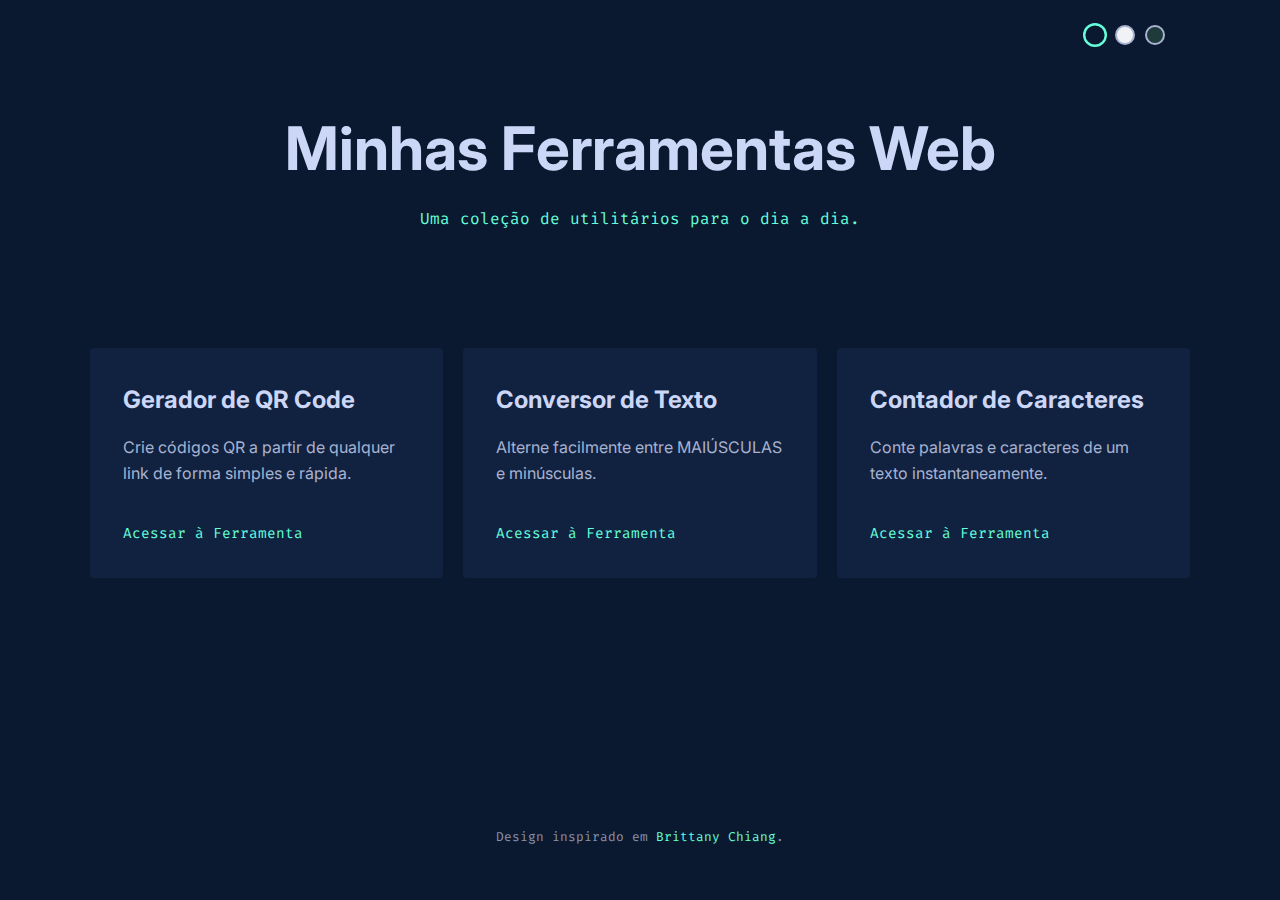
<file: Ferramentas/index.html>
<!DOCTYPE html>
<html lang="pt-br">
<head>
    <meta charset="UTF-8">
    <meta name="viewport" content="width=device-width, initial-scale=1.0">
    <title>Ferramentas Web</title>
    <link rel="shortcut icon" href="img/desenvolvedor.png" type="image/x-icon">
    <link rel="preconnect" href="https://fonts.googleapis.com">
    <link rel="preconnect" href="https://fonts.gstatic.com" crossorigin>
    <link href="https://fonts.googleapis.com/css2?family=Inter:wght@400;500;700&family=Fira+Code:wght@400;500&display=swap" rel="stylesheet">
    <style>
        :root {
            --dark-navy: #020c1b;
            --navy: #0a192f;
            --light-navy: #112240;
            --lightest-navy: #233554;
            --slate: #8892b0;
            --light-slate: #a8b2d1;
            --lightest-slate: #ccd6f6;
            --white: #e6f1ff;
            --green: #64ffda;
            --font-sans: 'Inter', sans-serif;
            --font-mono: 'Fira Code', monospace;
        }

        body[data-theme="light"] {
            --navy: #f0f2f5;
            --light-navy: #ffffff;
            --dark-navy: #e2e8f0;
            --lightest-navy: #ffffff;
            --slate: #4a5568;
            --light-slate: #2d3748;
            --lightest-slate: #1a202c;
            --green: #3182ce;
        }

        body[data-theme="forest"] {
            --navy: #1a2a2a;
            --light-navy: #1e3a3a;
            --dark-navy: #121f1f;
            --lightest-navy: #294b4b;
            --slate: #a0b3b3;
            --light-slate: #c0d1d1;
            --lightest-slate: #e0f0f0;
            --green: #4fd1c5;
        }

        body {
            background-color: var(--navy);
            color: var(--slate);
            font-family: var(--font-sans);
            line-height: 1.6;
            margin: 0;
            padding: 0;
            -webkit-font-smoothing: antialiased;
            -moz-osx-font-smoothing: grayscale;
            transition: background-color 0.3s ease, color 0.3s ease;
        }

        .container {
            max-width: 1100px;
            margin: 0 auto;
            padding: 0 25px;
            display: flex;
            flex-direction: column;
            min-height: 100vh;
        }

        header {
            padding: 100px 0;
            text-align: center;
            position: relative;
        }

        header h1 {
            color: var(--lightest-slate);
            font-size: clamp(40px, 5vw, 60px);
            font-weight: 700;
            margin: 0 0 10px;
            transition: color 0.3s ease;
        }

        .subtitle {
            color: var(--green);
            font-family: var(--font-mono);
            font-size: clamp(14px, 3vw, 16px);
            margin-top: 10px;
            transition: color 0.3s ease;
        }

        .theme-switcher {
            position: absolute;
            top: 25px;
            right: 25px;
            display: flex;
            gap: 10px;
        }

        .theme-button {
            width: 20px;
            height: 20px;
            border-radius: 50%;
            border: 2px solid var(--light-slate);
            cursor: pointer;
            padding: 0;
            transition: transform 0.2s ease, border-color 0.2s ease;
        }

        .theme-button:hover {
            transform: scale(1.1);
        }

        .theme-button.active {
            border-color: var(--green);
            transform: scale(1.2);
        }

        .theme-button[data-theme="navy"] { background-color: #0a192f; }
        .theme-button[data-theme="light"] { background-color: #f0f2f5; }
        .theme-button[data-theme="forest"] { background-color: #1e3a3a; }

        main {
            flex: 1;
        }

        .tools-grid {
            display: grid;
            grid-template-columns: repeat(auto-fill, minmax(300px, 1fr));
            gap: 20px;
            padding: 0;
            margin: 0 0 50px;
        }

        .tool-card {
            background-color: var(--light-navy);
            border-radius: 4px;
            padding: 2rem;
            text-decoration: none;
            color: inherit;
            transition: transform 0.2s ease-in-out, box-shadow 0.2s ease-in-out, border-color 0.2s ease-in-out, background-color 0.3s ease;
            display: flex;
            flex-direction: column;
            justify-content: space-between;
            border: 1px solid transparent;
        }

        .tool-card:hover,
        .tool-card:focus {
            transform: translateY(-7px);
            box-shadow: 0 10px 30px -15px rgba(2, 12, 27, 0.7);
            border-left: 2px solid var(--green);
            outline: none;
        }

        .tool-title {
            color: var(--lightest-slate);
            font-size: 1.5rem;
            margin: 0 0 10px;
            font-weight: 700;
            transition: color 0.3s ease;
        }

        .tool-description {
            font-size: 1rem;
            color: var(--light-slate);
            transition: color 0.3s ease;
        }

        .tool-footer {
            margin-top: 20px;
            font-family: var(--font-mono);
            font-size: 0.9rem;
            color: var(--green);
            transition: color 0.3s ease;
        }

        footer {
            text-align: center;
            padding: 40px 0;
            font-family: var(--font-mono);
            font-size: 0.8rem;
            color: var(--slate);
        }

        footer a {
            color: var(--green);
            text-decoration: none;
            transition: color 0.2s ease-in-out;
        }

        footer a:hover {
            color: var(--white);
        }

        @media (max-width: 768px) {
            .container {
                padding: 0 15px;
            }
            
            header {
                padding: 80px 0;
            }

            .theme-switcher {
                top: 15px;
                right: 15px;
            }
        }
    </style>
</head>
<body data-theme="navy">
    <div class="container">
        <header>
            <div class="theme-switcher">
                <button data-theme="navy" class="theme-button" aria-label="Mudar para tema Navy"></button>
                <button data-theme="light" class="theme-button" aria-label="Mudar para tema Claro"></button>
                <button data-theme="forest" class="theme-button" aria-label="Mudar para tema Floresta"></button>
            </div>
            <h1>Minhas Ferramentas Web</h1>
            <p class="subtitle">Uma coleção de utilitários para o dia a dia.</p>
        </header>

        <main>
            <section class="tools-grid">
                <a href="./geradorqrcode/index.html" target="_blank" class="tool-card" aria-label="Aceder ao Gerador de QR Code">
                    <div class="tool-content">
                        <h3 class="tool-title">Gerador de QR Code</h3>
                        <p class="tool-description">Crie códigos QR a partir de qualquer link de forma simples e rápida.</p>
                    </div>
                    <div class="tool-footer">
                        <span>Acessar à Ferramenta</span>
                    </div>
                </a>

                <a href="./formatacaotexto/index.html" target="_blank" class="tool-card" aria-label="Aceder ao Conversor de Texto">
                    <div class="tool-content">
                        <h3 class="tool-title">Conversor de Texto</h3>
                        <p class="tool-description">Alterne facilmente entre MAIÚSCULAS e minúsculas.</p>
                    </div>
                    <div class="tool-footer">
                        <span>Acessar à Ferramenta</span>
                    </div>
                </a>

                <a href="./contadorcaracteres/index.html" target="_blank" class="tool-card" aria-label="Aceder ao Contador de Caracteres">
                    <div class="tool-content">
                        <h3 class="tool-title">Contador de Caracteres</h3>
                        <p class="tool-description">Conte palavras e caracteres de um texto instantaneamente.</p>
                    </div>
                    <div class="tool-footer">
                        <span>Acessar à Ferramenta</span>
                    </div>
                </a> 

            </section>
        </main>

        <footer>
            <p>Design inspirado em <a href="https://brittanychiang.com/" target="_blank" rel="noopener noreferrer">Brittany Chiang</a>.</p>
        </footer>
    </div>

    <script>
        document.addEventListener('DOMContentLoaded', () => {
            const themeButtons = document.querySelectorAll('.theme-button');
            const body = document.body;

            const setTheme = (themeName) => {
                body.setAttribute('data-theme', themeName);
                
                themeButtons.forEach(btn => {
                    if (btn.getAttribute('data-theme') === themeName) {
                        btn.classList.add('active');
                    } else {
                        btn.classList.remove('active');
                    }
                });
            };

            themeButtons.forEach(button => {
                button.addEventListener('click', () => {
                    const themeName = button.getAttribute('data-theme');
                    setTheme(themeName);
                });
            });

            const initialTheme = body.getAttribute('data-theme');
            if (initialTheme) {
                const activeButton = document.querySelector(`.theme-button[data-theme="${initialTheme}"]`);
                if (activeButton) {
                    activeButton.classList.add('active');
                }
            }
        });
    </script>
</body>
</html>
</file>
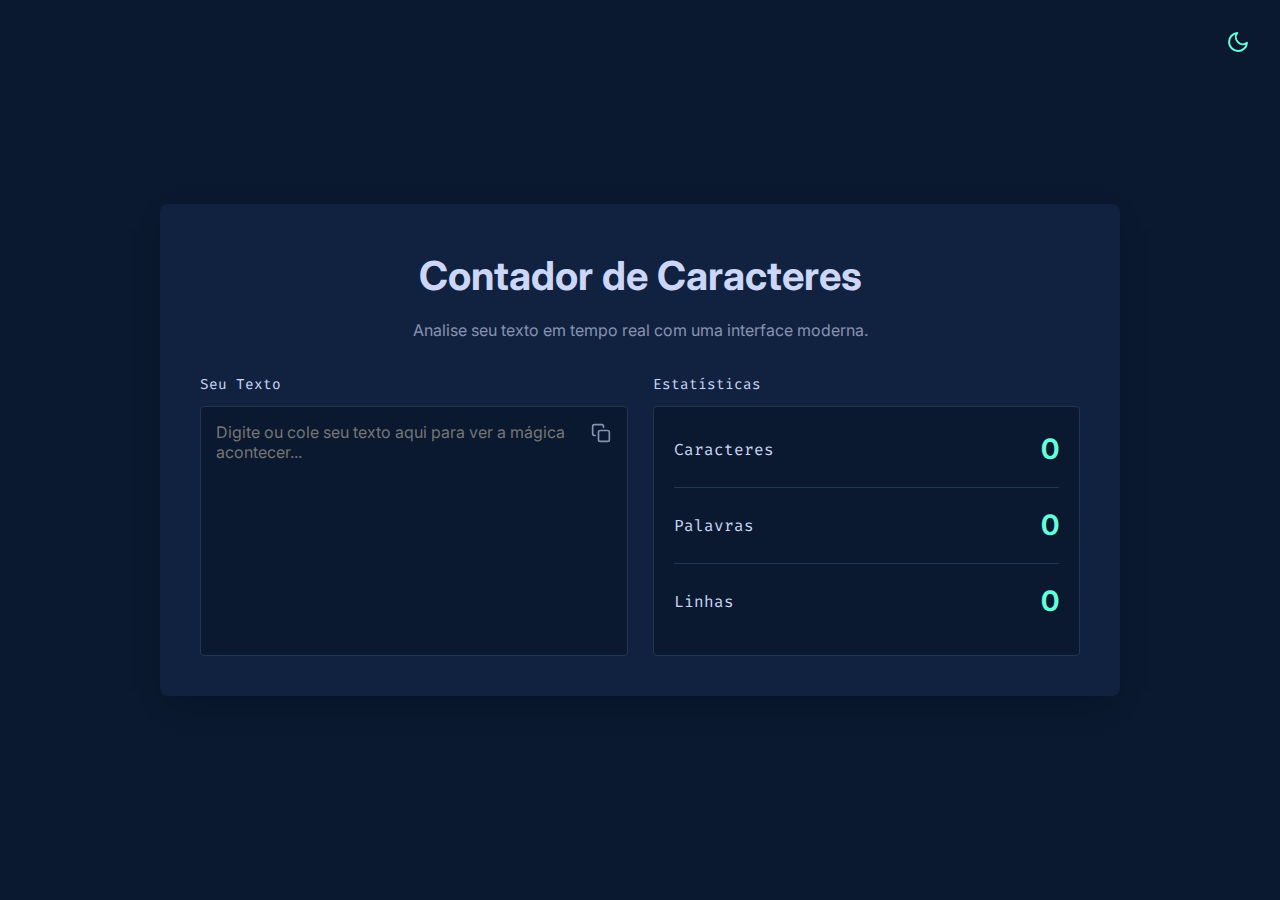
<file: Ferramentas/contadorcaracteres/index.html>
<!DOCTYPE html>
<html lang="pt-br">
<head>
    <meta charset="UTF-8">
    <meta name="viewport" content="width=device-width, initial-scale=1.0">
    <title>Contador de Caracteres | Design Moderno</title>
    <link rel="shortcut icon" href="../img/desenvolvedor.png" type="image/x-icon">
    <link rel="preconnect" href="https://fonts.googleapis.com">
    <link rel="preconnect" href="https://fonts.gstatic.com" crossorigin>
    <link href="https://fonts.googleapis.com/css2?family=Fira+Code&family=Inter:wght@400;500;700&display=swap" rel="stylesheet">
    
    <style>
        :root {
            --bg-color: #0a192f;
            --text-color-primary: #ccd6f6;
            --text-color-secondary: #8892b0;
            --accent-color: #64ffda;
            --card-bg-color: #112240;
            --border-color: #233554;
            --font-sans: 'Inter', sans-serif;
            --font-mono: 'Fira Code', monospace;
        }

        body.light-theme {
            --bg-color: #f0f2f5;
            --text-color-primary: #1c1e21;
            --text-color-secondary: #606770;
            --accent-color: #007bff;
            --card-bg-color: #ffffff;
            --border-color: #dce1e4;
        }

        * {
            margin: 0;
            padding: 0;
            box-sizing: border-box;
        }

        body {
            background-color: var(--bg-color);
            color: var(--text-color-secondary);
            font-family: var(--font-sans);
            line-height: 1.6;
            display: flex;
            justify-content: center;
            align-items: center;
            min-height: 100vh;
            padding: 20px;
            transition: background-color 0.3s, color 0.3s;
        }

        .container {
            width: 100%;
            max-width: 960px;
            padding: 40px;
            background-color: var(--card-bg-color);
            border-radius: 8px;
            box-shadow: 0 10px 30px -15px rgba(2,12,27,0.7);
            transition: background-color 0.3s;
        }

        .header {
            text-align: center;
            margin-bottom: 30px;
        }

        .header h1 {
            color: var(--text-color-primary);
            font-size: 2.5rem;
            font-weight: 700;
            margin-bottom: 10px;
        }

        .header p {
            font-size: 1rem;
        }

        .content-wrapper {
            display: flex;
            gap: 25px;
        }

        .input-area, .stats-area {
            flex: 1;
            display: flex;
            flex-direction: column;
        }

        label {
            display: block;
            margin-bottom: 10px;
            color: var(--text-color-primary);
            font-family: var(--font-mono);
            font-size: 0.9rem;
        }

        .input-wrapper {
            position: relative;
            flex-grow: 1;
            display: flex;
        }

        textarea {
            width: 100%;
            height: 100%;
            min-height: 250px;
            background-color: var(--bg-color);
            border: 1px solid var(--border-color);
            border-radius: 4px;
            padding: 15px;
            color: var(--text-color-primary);
            font-family: var(--font-sans);
            font-size: 1rem;
            transition: border-color 0.3s, background-color 0.3s;
            resize: none;
        }

        textarea:focus {
            outline: none;
            border-color: var(--accent-color);
        }

        .stats-display {
            display: flex;
            flex-direction: column;
            gap: 15px;
            background-color: var(--bg-color);
            border: 1px solid var(--border-color);
            border-radius: 4px;
            padding: 20px;
            height: 100%;
        }
        
        .stat-item {
            display: flex;
            justify-content: space-between;
            align-items: center;
            padding-bottom: 15px;
            border-bottom: 1px solid var(--border-color);
        }
        .stat-item:last-child {
            border-bottom: none;
            padding-bottom: 0;
        }

        .stat-item .label {
            font-family: var(--font-mono);
            font-size: 1rem;
            color: var(--text-color-primary);
        }

        .stat-item .value {
            font-size: 1.75rem;
            font-weight: bold;
            color: var(--accent-color);
            font-family: var(--font-sans);
        }


        .icon-btn {
            position: absolute;
            top: 12px;
            right: 12px;
            background: none;
            border: none;
            cursor: pointer;
            color: var(--text-color-secondary);
            padding: 5px;
            border-radius: 50%;
            transition: color 0.3s, background-color 0.3s;
        }

        .icon-btn:hover {
            color: var(--accent-color);
            background-color: rgba(100, 255, 218, 0.1);
        }

        .theme-toggle {
            position: fixed;
            top: 25px;
            right: 25px;
            background: none;
            border: none;
            color: var(--accent-color);
            cursor: pointer;
            padding: 5px;
        }

        .toast {
            visibility: hidden;
            min-width: 280px;
            background-color: var(--card-bg-color);
            color: var(--text-color-primary);
            text-align: center;
            border-radius: 4px;
            padding: 16px;
            position: fixed;
            z-index: 10;
            bottom: 30px;
            left: 50%;
            transform: translateX(-50%);
            opacity: 0;
            transition: opacity 0.5s, visibility 0.5s;
            border: 1px solid var(--border-color);
            font-family: var(--font-mono);
        }

        .toast.show {
            visibility: visible;
            opacity: 1;
        }

        @media (max-width: 768px) {
            body { padding: 10px; }
            .container { padding: 20px; }
            .header h1 { font-size: 2rem; }
            .content-wrapper { flex-direction: column; }
            textarea { min-height: 200px; }
        }
    </style>
</head>
<body>

    <button id="theme-toggle" class="theme-toggle" title="Alternar tema">
        <svg id="theme-icon-moon" xmlns="http://www.w3.org/2000/svg" width="24" height="24" viewBox="0 0 24 24" fill="none" stroke="currentColor" stroke-width="2" stroke-linecap="round" stroke-linejoin="round"><path d="M21 12.79A9 9 0 1 1 11.21 3 7 7 0 0 0 21 12.79z"></path></svg>
        <svg id="theme-icon-sun" xmlns="http://www.w3.org/2000/svg" width="24" height="24" viewBox="0 0 24 24" fill="none" stroke="currentColor" stroke-width="2" stroke-linecap="round" stroke-linejoin="round" style="display: none;"><circle cx="12" cy="12" r="5"></circle><line x1="12" y1="1" x2="12" y2="3"></line><line x1="12" y1="21" x2="12" y2="23"></line><line x1="4.22" y1="4.22" x2="5.64" y2="5.64"></line><line x1="18.36" y1="18.36" x2="19.78" y2="19.78"></line><line x1="1" y1="12" x2="3" y2="12"></line><line x1="21" y1="12" x2="23" y2="12"></line><line x1="4.22" y1="19.78" x2="5.64" y2="18.36"></line><line x1="18.36" y1="5.64" x2="19.78" y2="4.22"></line></svg>
    </button>

    <main class="container">
        <header class="header">
            <h1>Contador de Caracteres</h1>
            <p>Analise seu texto em tempo real com uma interface moderna.</p>
        </header>

        <div class="content-wrapper">
            <div class="input-area">
                <label for="inputText">Seu Texto</label>
                <div class="input-wrapper">
                    <textarea id="inputText" placeholder="Digite ou cole seu texto aqui para ver a mágica acontecer..."></textarea>
                    <button id="copyInputBtn" class="icon-btn" title="Copiar texto de entrada">
                        <svg xmlns="http://www.w3.org/2000/svg" width="20" height="20" viewBox="0 0 24 24" fill="none" stroke="currentColor" stroke-width="2" stroke-linecap="round" stroke-linejoin="round"><rect x="9" y="9" width="13" height="13" rx="2" ry="2"></rect><path d="M5 15H4a2 2 0 0 1-2-2V4a2 2 0 0 1 2-2h9a2 2 0 0 1 2 2v1"></path></svg>
                    </button>
                </div>
            </div>

            <div class="stats-area">
                <label>Estatísticas</label>
                <div class="stats-display">
                    <div class="stat-item">
                        <span class="label">Caracteres</span>
                        <span id="char-count" class="value">0</span>
                    </div>
                    <div class="stat-item">
                        <span class="label">Palavras</span>
                        <span id="word-count" class="value">0</span>
                    </div>
                    <div class="stat-item">
                        <span class="label">Linhas</span>
                        <span id="line-count" class="value">0</span>
                    </div>
                </div>
            </div>
        </div>
    </main>

    <div id="toast" class="toast"></div>

    <script>
        document.addEventListener('DOMContentLoaded', () => {
            const inputText = document.getElementById('inputText');
            const charCountEl = document.getElementById('char-count');
            const wordCountEl = document.getElementById('word-count');
            const lineCountEl = document.getElementById('line-count');
            
            const copyInputBtn = document.getElementById('copyInputBtn');
            const themeToggle = document.getElementById('theme-toggle');
            const themeIconMoon = document.getElementById('theme-icon-moon');
            const themeIconSun = document.getElementById('theme-icon-sun');
            const toast = document.getElementById('toast');

            const updateStatistics = () => {
                const text = inputText.value;

                const charCount = text.length;
                
                const words = text.trim().split(/\s+/).filter(word => word.length > 0);
                const wordCount = words.length;

                const lines = text.split('\n');
                const lineCount = text.length === 0 ? 0 : lines.length;
                
                charCountEl.textContent = charCount;
                wordCountEl.textContent = wordCount;
                lineCountEl.textContent = lineCount;
            };

            inputText.addEventListener('input', updateStatistics);
            
            const showToast = (message) => {
                toast.textContent = message;
                toast.classList.add('show');
                setTimeout(() => {
                    toast.classList.remove('show');
                }, 3000);
            };

            const copyToClipboard = async (text) => {
                if (!text || text.trim() === '') return;
                try {
                    await navigator.clipboard.writeText(text);
                    showToast('Texto copiado para a área de transferência!');
                } catch (err) {
                    showToast('Erro ao copiar texto.');
                }
            };

            copyInputBtn.addEventListener('click', () => copyToClipboard(inputText.value));

            const applyTheme = (theme) => {
                if (theme === 'light') {
                    document.body.classList.add('light-theme');
                    themeIconMoon.style.display = 'none';
                    themeIconSun.style.display = 'block';
                } else {
                    document.body.classList.remove('light-theme');
                    themeIconMoon.style.display = 'block';
                    themeIconSun.style.display = 'none';
                }
            };

            themeToggle.addEventListener('click', () => {
                const currentTheme = document.body.classList.contains('light-theme') ? 'light' : 'dark';
                const newTheme = currentTheme === 'light' ? 'dark' : 'light';
                localStorage.setItem('theme', newTheme);
                applyTheme(newTheme);
            });

            const savedTheme = localStorage.getItem('theme') || 'dark';
            applyTheme(savedTheme);
            updateStatistics();
        });
    </script>
</body>
</html>
</file>
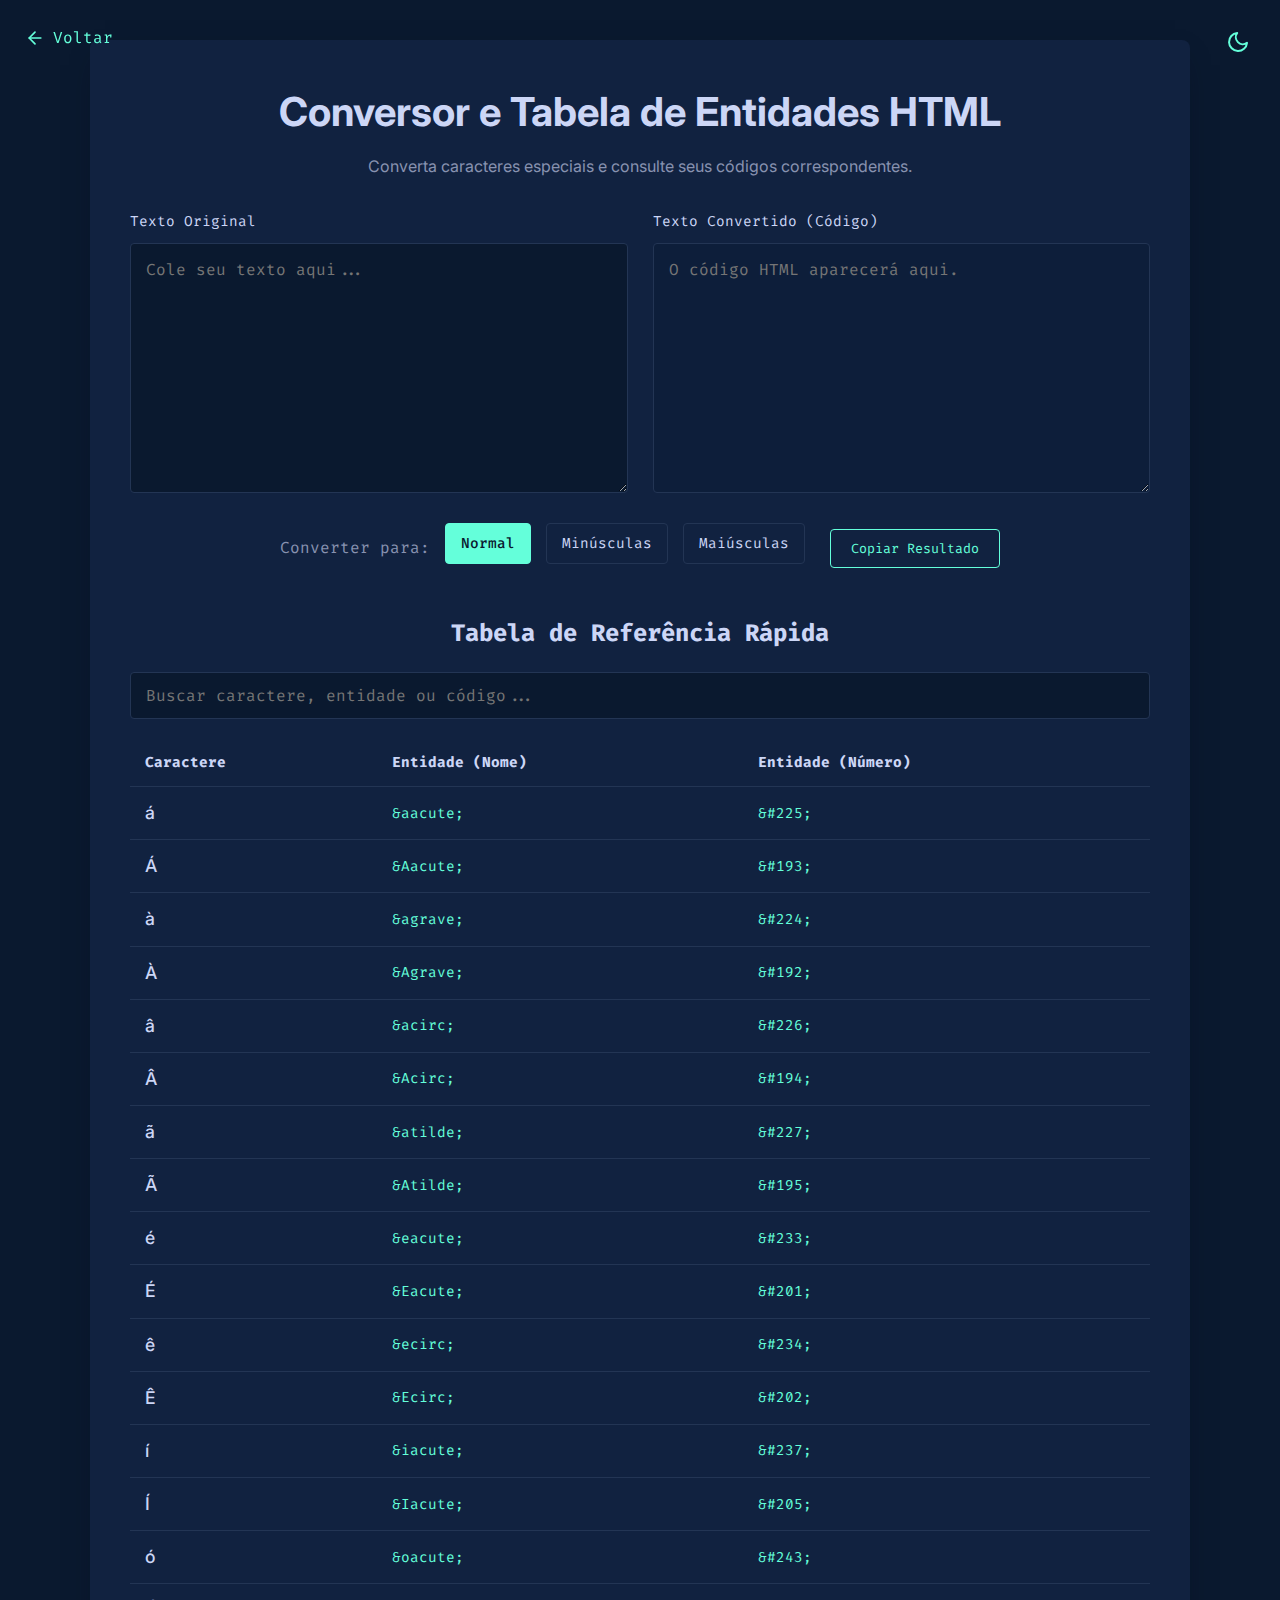
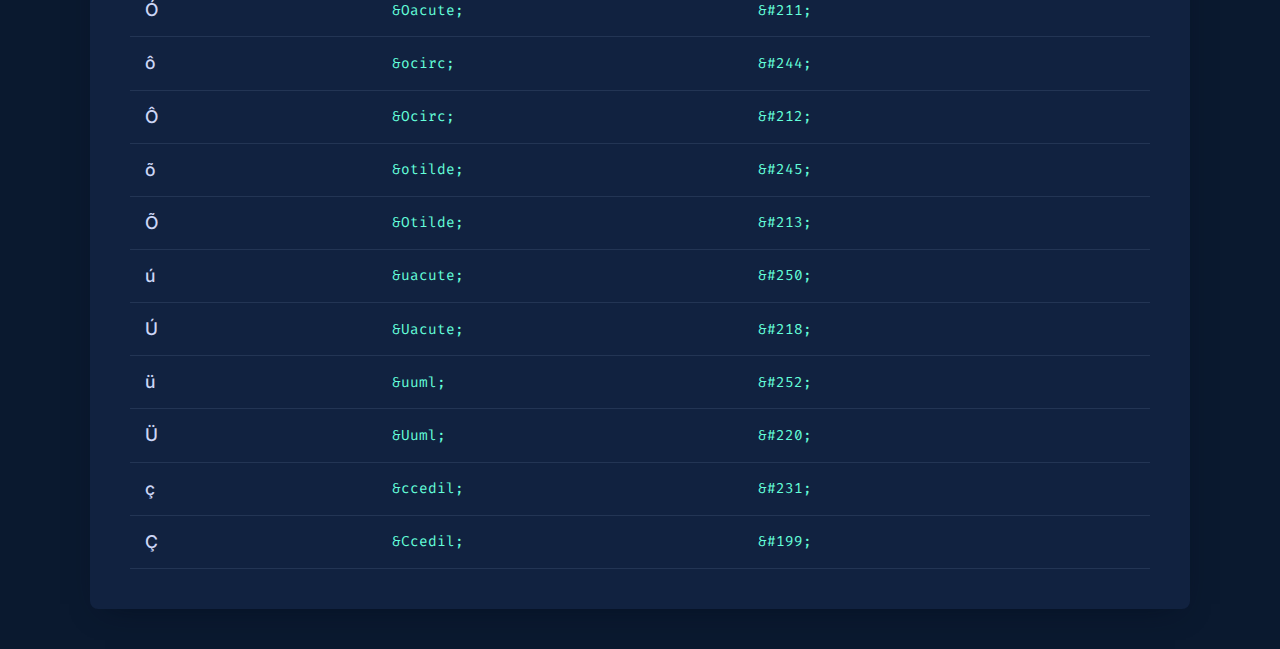
<file: Ferramentas/conversor-de-entidades-html/index.html>
<!DOCTYPE html>
<html lang="pt-br">
<head>
    <meta charset="UTF-8">
    <meta name="viewport" content="width=device-width, initial-scale=1.0">
    <title>Conversor e Tabela de Entidades HTML</title>
    <link rel="shortcut icon" href="../img/desenvolvedor.png" type="image/x-icon">
    <link rel="shortcut icon" href="https://brittanychiang.com/favicon.ico" type="image/x-icon">
    <link rel="preconnect" href="https://fonts.googleapis.com">
    <link rel="preconnect" href="https://fonts.gstatic.com" crossorigin>
    <link href="https://fonts.googleapis.com/css2?family=Fira+Code&family=Inter:wght@400;500;700&display=swap" rel="stylesheet">
    
    <style>
        :root {
            --bg-color: #0a192f;
            --text-color-primary: #ccd6f6;
            --text-color-secondary: #8892b0;
            --accent-color: #64ffda;
            --card-bg-color: #112240;
            --border-color: #233554;
            --font-sans: 'Inter', sans-serif;
            --font-mono: 'Fira Code', monospace;
        }

        body.light-theme {
            --bg-color: #f0f2f5;
            --text-color-primary: #1c1e21;
            --text-color-secondary: #606770;
            --accent-color: #007bff;
            --card-bg-color: #ffffff;
            --border-color: #dce1e4;
        }

        * { margin: 0; padding: 0; box-sizing: border-box; }

        body {
            background-color: var(--bg-color);
            color: var(--text-color-secondary);
            font-family: var(--font-sans);
            line-height: 1.6;
            display: flex;
            justify-content: center;
            align-items: flex-start;
            min-height: 100vh;
            padding: 40px 20px;
            transition: background-color 0.3s, color 0.3s;
        }

        .container {
            width: 100%;
            max-width: 1100px;
            padding: 40px;
            background-color: var(--card-bg-color);
            border-radius: 8px;
            box-shadow: 0 10px 30px -15px rgba(2,12,27,0.7);
            transition: background-color 0.3s;
        }

        .header { text-align: center; margin-bottom: 30px; }
        .header h1 {
            color: var(--text-color-primary);
            font-size: 2.5rem;
            font-weight: 700;
            margin-bottom: 10px;
        }
        .header p { font-size: 1rem; }
        
        .converter-wrapper { display: flex; gap: 25px; margin-bottom: 30px; }
        .input-area, .output-area { flex: 1; display: flex; flex-direction: column; }
        label {
            display: block;
            margin-bottom: 10px;
            color: var(--text-color-primary);
            font-family: var(--font-mono);
            font-size: 0.9rem;
        }

        textarea {
            width: 100%;
            height: 100%;
            min-height: 250px;
            background-color: var(--bg-color);
            border: 1px solid var(--border-color);
            border-radius: 4px;
            padding: 15px;
            color: var(--text-color-primary);
            font-family: var(--font-mono);
            font-size: 1rem;
            transition: border-color 0.3s, background-color 0.3s;
            resize: vertical;
        }
        textarea:focus { outline: none; border-color: var(--accent-color); }
        textarea[readonly] { background-color: #0d1e3a; }
        body.light-theme textarea[readonly] { background-color: #e9ecef; }

        .options-area {
            display: flex;
            justify-content: center;
            align-items: center;
            gap: 15px;
            margin-bottom: 30px;
            font-family: var(--font-mono);
            flex-wrap: wrap;
        }
        .case-option { display: flex; align-items: center; cursor: pointer; }
        .case-option input[type="radio"] { display: none; }
        .case-option .radio-label {
            padding: 8px 15px;
            border: 1px solid var(--border-color);
            border-radius: 4px;
            transition: background-color 0.3s, color 0.3s;
        }
        .case-option input[type="radio"]:checked + .radio-label {
            background-color: var(--accent-color);
            color: var(--bg-color);
            border-color: var(--accent-color);
            font-weight: 500;
        }

        .btn {
            background-color: transparent;
            color: var(--accent-color);
            border: 1px solid var(--accent-color);
            padding: 10px 20px;
            border-radius: 4px;
            font-family: var(--font-mono);
            cursor: pointer;
            transition: background-color 0.3s;
            margin-left: 10px;
        }
        .btn:hover { background-color: rgba(100, 255, 218, 0.1); }
        body.light-theme .btn:hover { background-color: rgba(0, 123, 255, 0.1); }

        .table-container { margin-top: 40px; }
        .table-container h2 {
            color: var(--text-color-primary);
            text-align: center;
            margin-bottom: 20px;
            font-family: var(--font-mono);
        }

        .search-input {
            width: 100%;
            background-color: var(--bg-color);
            border: 1px solid var(--border-color);
            border-radius: 4px;
            padding: 12px 15px;
            color: var(--text-color-primary);
            font-family: var(--font-mono);
            font-size: 1rem;
            transition: border-color 0.3s;
            margin-bottom: 20px;
        }
        .search-input:focus { outline: none; border-color: var(--accent-color); }

        .table-wrapper { overflow-x: auto; }
        table { width: 100%; border-collapse: collapse; font-size: 0.9rem; }
        th, td {
            padding: 12px 15px;
            text-align: left;
            border-bottom: 1px solid var(--border-color);
            white-space: nowrap;
        }
        thead th { color: var(--text-color-primary); font-family: var(--font-mono); }
        
        tbody tr:hover { background-color: rgba(100, 255, 218, 0.05); }
        body.light-theme tbody tr:hover { background-color: rgba(0, 123, 255, 0.05); }

        tbody td {
            font-family: var(--font-mono);
            color: var(--accent-color);
        }
        tbody td:first-child {
            font-family: var(--font-sans);
            color: var(--text-color-primary);
            font-size: 1.1rem;
            font-weight: 500;
        }

        #no-results-row td {
            text-align: center;
            font-family: var(--font-sans);
            color: var(--text-color-secondary);
            padding: 20px;
        }

        .nav-links { position: fixed; top: 25px; left: 25px; z-index: 11; }
        .back-link {
            display: inline-flex;
            align-items: center;
            gap: 8px;
            color: var(--accent-color);
            text-decoration: none;
            font-family: var(--font-mono);
            transition: color 0.3s;
        }
        .back-link:hover { color: var(--text-color-primary); }

        .theme-toggle {
            position: fixed;
            top: 25px;
            right: 25px;
            background: none; border: none;
            color: var(--accent-color);
            cursor: pointer; padding: 5px; z-index: 11;
        }

        .toast {
            visibility: hidden; min-width: 280px;
            background-color: var(--card-bg-color);
            color: var(--text-color-primary);
            text-align: center; border-radius: 4px; padding: 16px;
            position: fixed; z-index: 10; bottom: 30px;
            left: 50%; transform: translateX(-50%);
            opacity: 0;
            transition: opacity 0.5s, visibility 0.5s;
            border: 1px solid var(--border-color);
            font-family: var(--font-mono);
        }
        .toast.show { visibility: visible; opacity: 1; }

        @media (max-width: 768px) {
            body { padding: 20px 10px; }
            .container { padding: 20px; }
            .header h1 { font-size: 2rem; }
            .converter-wrapper { flex-direction: column; }
            .nav-links { top: 15px; left: 15px; }
            .theme-toggle { top: 15px; right: 15px; }
        }
    </style>
</head>
<body>
    
    <nav class="nav-links">
        <a href="../../Portfolio/index.html" class="back-link">
            <svg xmlns="http://www.w3.org/2000/svg" width="20" height="20" viewBox="0 0 24 24" fill="none" stroke="currentColor" stroke-width="2" stroke-linecap="round" stroke-linejoin="round"><line x1="19" y1="12" x2="5" y2="12"></line><polyline points="12 19 5 12 12 5"></polyline></svg>
            <span>Voltar</span>
        </a>
    </nav>

    <button id="theme-toggle" class="theme-toggle" title="Alternar tema">
        <svg id="theme-icon-moon" xmlns="http://www.w3.org/2000/svg" width="24" height="24" viewBox="0 0 24 24" fill="none" stroke="currentColor" stroke-width="2" stroke-linecap="round" stroke-linejoin="round"><path d="M21 12.79A9 9 0 1 1 11.21 3 7 7 0 0 0 21 12.79z"></path></svg>
        <svg id="theme-icon-sun" xmlns="http://www.w3.org/2000/svg" width="24" height="24" viewBox="0 0 24 24" fill="none" stroke="currentColor" stroke-width="2" stroke-linecap="round" stroke-linejoin="round" style="display: none;"><circle cx="12" cy="12" r="5"></circle><line x1="12" y1="1" x2="12" y2="3"></line><line x1="12" y1="21" x2="12" y2="23"></line><line x1="4.22" y1="4.22" x2="5.64" y2="5.64"></line><line x1="18.36" y1="18.36" x2="19.78" y2="19.78"></line><line x1="1" y1="12" x2="3" y2="12"></line><line x1="21" y1="12" x2="23" y2="12"></line><line x1="4.22" y1="19.78" x2="5.64" y2="18.36"></line><line x1="18.36" y1="5.64" x2="19.78" y2="4.22"></line></svg>
    </button>

    <main class="container">
        <header class="header">
            <h1>Conversor e Tabela de Entidades HTML</h1>
            <p>Converta caracteres especiais e consulte seus códigos correspondentes.</p>
        </header>

        <div class="converter-wrapper">
            <div class="input-area">
                <label for="inputText">Texto Original</label>
                <textarea id="inputText" placeholder="Cole seu texto aqui..."></textarea>
            </div>
            <div class="output-area">
                <label for="outputText">Texto Convertido (Código)</label>
                <textarea id="outputText" readonly placeholder="O código HTML aparecerá aqui."></textarea>
            </div>
        </div>

        <div class="options-area">
            <span>Converter para:</span>
            <label class="case-option">
                <input type="radio" name="case" value="auto" checked>
                <span class="radio-label">Normal</span>
            </label>
            <label class="case-option">
                <input type="radio" name="case" value="lower">
                <span class="radio-label">Minúsculas</span>
            </label>
            <label class="case-option">
                <input type="radio" name="case" value="upper">
                <span class="radio-label">Maiúsculas</span>
            </label>
            <button id="copyResultBtn" class="btn">Copiar Resultado</button>
        </div>

        <div class="table-container">
            <h2>Tabela de Referência Rápida</h2>
            <input type="search" id="searchInput" class="search-input" placeholder="Buscar caractere, entidade ou código...">
            <div class="table-wrapper">
                <table>
                    <thead>
                        <tr>
                            <th>Caractere</th>
                            <th>Entidade (Nome)</th>
                            <th>Entidade (Número)</th>
                        </tr>
                    </thead>
                    <tbody id="entity-table-body">
                        <tr id="no-results-row" style="display: none;">
                            <td colspan="3">Nenhum resultado encontrado.</td>
                        </tr>
                    </tbody>
                </table>
            </div>
        </div>
    </main>

    <div id="toast" class="toast"></div>

    <script>
        document.addEventListener('DOMContentLoaded', () => {
            const inputText = document.getElementById('inputText');
            const outputText = document.getElementById('outputText');
            const caseRadios = document.querySelectorAll('input[name="case"]');
            const copyResultBtn = document.getElementById('copyResultBtn');
            const toast = document.getElementById('toast');
            const themeToggle = document.getElementById('theme-toggle');
            const tableBody = document.getElementById('entity-table-body');
            const searchInput = document.getElementById('searchInput');
            const noResultsRow = document.getElementById('no-results-row');
            
            let rawResultForCopy = '';

            const entityMap = {
                'á': { lower: '&aacute;', upper: '&Aacute;', numLower: '&#225;', numUpper: '&#193;' },
                'à': { lower: '&agrave;', upper: '&Agrave;', numLower: '&#224;', numUpper: '&#192;' },
                'â': { lower: '&acirc;', upper: '&Acirc;', numLower: '&#226;', numUpper: '&#194;' },
                'ã': { lower: '&atilde;', upper: '&Atilde;', numLower: '&#227;', numUpper: '&#195;' },
                'é': { lower: '&eacute;', upper: '&Eacute;', numLower: '&#233;', numUpper: '&#201;' },
                'ê': { lower: '&ecirc;', upper: '&Ecirc;', numLower: '&#234;', numUpper: '&#202;' },
                'í': { lower: '&iacute;', upper: '&Iacute;', numLower: '&#237;', numUpper: '&#205;' },
                'ó': { lower: '&oacute;', upper: '&Oacute;', numLower: '&#243;', numUpper: '&#211;' },
                'ô': { lower: '&ocirc;', upper: '&Ocirc;', numLower: '&#244;', numUpper: '&#212;' },
                'õ': { lower: '&otilde;', upper: '&Otilde;', numLower: '&#245;', numUpper: '&#213;' },
                'ú': { lower: '&uacute;', upper: '&Uacute;', numLower: '&#250;', numUpper: '&#218;' },
                'ü': { lower: '&uuml;', upper: '&Uuml;', numLower: '&#252;', numUpper: '&#220;' },
                'ç': { lower: '&ccedil;', upper: '&Ccedil;', numLower: '&#231;', numUpper: '&#199;' }
            };

            const escapeHtmlForDisplay = (str) => {
                return str.replace(/&/g, '&amp;').replace(/</g, '&lt;').replace(/>/g, '&gt;');
            };

            const populateTable = () => {
                let html = '';
                for (const char in entityMap) {
                    const data = entityMap[char];
                    html += `<tr>
                                <td>${char}</td>
                                <td>${escapeHtmlForDisplay(data.lower)}</td>
                                <td>${escapeHtmlForDisplay(data.numLower)}</td>
                            </tr>`;
                    html += `<tr>
                                <td>${char.toUpperCase()}</td>
                                <td>${escapeHtmlForDisplay(data.upper)}</td>
                                <td>${escapeHtmlForDisplay(data.numUpper)}</td>
                            </tr>`;
                }
                noResultsRow.insertAdjacentHTML('beforebegin', html);
            };

            const convertText = () => {
                const text = inputText.value;
                const selectedCase = document.querySelector('input[name="case"]:checked').value;
                let result = '';
                for (let i = 0; i < text.length; i++) {
                    const char = text[i];
                    const lowerChar = char.toLowerCase();
                    if (entityMap[lowerChar]) {
                        const entity = entityMap[lowerChar];
                        if (selectedCase === 'lower') {
                            result += entity.lower;
                        } else if (selectedCase === 'upper') {
                            result += entity.upper;
                        } else {
                            const isUpperCase = (char === char.toUpperCase() && char !== lowerChar);
                            result += isUpperCase ? entity.upper : entity.lower;
                        }
                    } else {
                        result += char;
                    }
                }
                rawResultForCopy = result;
                outputText.value = escapeHtmlForDisplay(result);
            };

            const filterTable = () => {
                const query = searchInput.value.toLowerCase().trim();
                const rows = tableBody.querySelectorAll('tr:not(#no-results-row)');
                let visibleRows = 0;
                rows.forEach(row => {
                    
                    const rowText = row.textContent.toLowerCase();
                    if (rowText.includes(query) || row.innerHTML.toLowerCase().includes(query)) {
                        row.style.display = '';
                        visibleRows++;
                    } else {
                        row.style.display = 'none';
                    }
                });
                noResultsRow.style.display = visibleRows === 0 ? 'table-row' : 'none';
            };

            inputText.addEventListener('input', convertText);
            caseRadios.forEach(radio => radio.addEventListener('change', convertText));
            searchInput.addEventListener('input', filterTable);
            
            const showToast = (message) => {
                toast.textContent = message;
                toast.classList.add('show');
                setTimeout(() => { toast.classList.remove('show'); }, 3000);
            };

            const copyToClipboard = async (text) => {
                if (!text || text.trim() === '') {
                    showToast('Nada para copiar!');
                    return;
                }
                try {
                    await navigator.clipboard.writeText(text);
                    showToast('Copiado para a área de transferência!');
                } catch (err) {
                    showToast('Erro ao copiar texto.');
                }
            };

            copyResultBtn.addEventListener('click', () => copyToClipboard(rawResultForCopy));
            
            const applyTheme = (theme) => {
                const themeIconMoon = document.getElementById('theme-icon-moon');
                const themeIconSun = document.getElementById('theme-icon-sun');
                if (theme === 'light') {
                    document.body.classList.add('light-theme');
                    themeIconMoon.style.display = 'none';
                    themeIconSun.style.display = 'block';
                } else {
                    document.body.classList.remove('light-theme');
                    themeIconMoon.style.display = 'block';
                    themeIconSun.style.display = 'none';
                }
            };

            themeToggle.addEventListener('click', () => {
                const currentTheme = document.body.classList.contains('light-theme') ? 'light' : 'dark';
                const newTheme = currentTheme === 'light' ? 'dark' : 'light';
                localStorage.setItem('theme', newTheme);
                applyTheme(newTheme);
            });

            const savedTheme = localStorage.getItem('theme') || 'dark';
            applyTheme(savedTheme);
            populateTable();
            convertText();
        });
    </script>
</body>
</html>
</file>
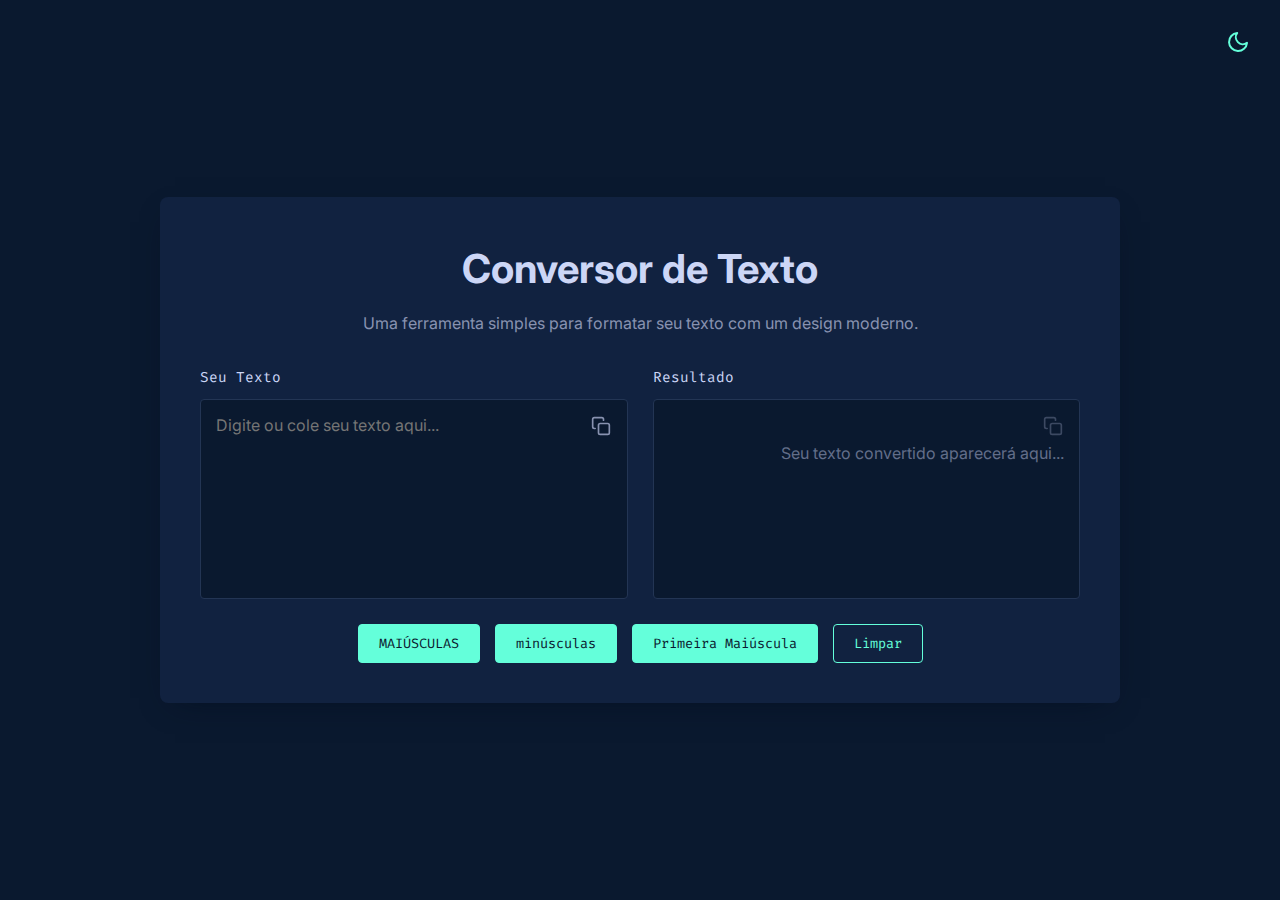
<file: Ferramentas/formatacaotexto/index.html>
<!DOCTYPE html>
<html lang="pt-br">
<head>
    <meta charset="UTF-8">
    <meta name="viewport" content="width=device-width, initial-scale=1.0">
    <title>Conversor de Texto | Design Moderno</title>
    <link rel="shortcut icon" href="../img/desenvolvedor.png" type="image/x-icon">
    <link rel="preconnect" href="https://fonts.googleapis.com">
    <link rel="preconnect" href="https://fonts.gstatic.com" crossorigin>
    <link href="https://fonts.googleapis.com/css2?family=Fira+Code&family=Inter:wght@400;500;700&display=swap" rel="stylesheet">
    
    <style>
        :root {
            --bg-color: #0a192f;
            --text-color-primary: #ccd6f6;
            --text-color-secondary: #8892b0;
            --accent-color: #64ffda;
            --card-bg-color: #112240;
            --border-color: #233554;
            --font-sans: 'Inter', sans-serif;
            --font-mono: 'Fira Code', monospace;
        }

        body.light-theme {
            --bg-color: #f0f2f5;
            --text-color-primary: #1c1e21;
            --text-color-secondary: #606770;
            --accent-color: #007bff;
            --card-bg-color: #ffffff;
            --border-color: #dce1e4;
        }

        * {
            margin: 0;
            padding: 0;
            box-sizing: border-box;
        }

        body {
            background-color: var(--bg-color);
            color: var(--text-color-secondary);
            font-family: var(--font-sans);
            line-height: 1.6;
            display: flex;
            justify-content: center;
            align-items: center;
            min-height: 100vh;
            padding: 20px;
            transition: background-color 0.3s, color 0.3s;
        }

        .container {
            width: 100%;
            max-width: 960px;
            padding: 40px;
            background-color: var(--card-bg-color);
            border-radius: 8px;
            box-shadow: 0 10px 30px -15px rgba(2,12,27,0.7);
            transition: background-color 0.3s;
        }

        .header {
            text-align: center;
            margin-bottom: 30px;
        }

        .header h1 {
            color: var(--text-color-primary);
            font-size: 2.5rem;
            font-weight: 700;
            margin-bottom: 10px;
        }

        .header p {
            font-size: 1rem;
        }

        .io-container {
            display: flex;
            gap: 25px;
            margin-bottom: 25px;
        }

        .input-area, .output-area {
            flex: 1;
            display: flex;
            flex-direction: column;
        }

        label {
            display: block;
            margin-bottom: 10px;
            color: var(--text-color-primary);
            font-family: var(--font-mono);
            font-size: 0.9rem;
        }

        .input-wrapper, .output-wrapper {
            position: relative;
            flex-grow: 1;
            display: flex;
        }

        textarea, .output-display {
            width: 100%;
            height: 100%;
            min-height: 200px;
            background-color: var(--bg-color);
            border: 1px solid var(--border-color);
            border-radius: 4px;
            padding: 15px;
            color: var(--text-color-primary);
            font-family: var(--font-sans);
            font-size: 1rem;
            transition: border-color 0.3s, background-color 0.3s;
            resize: none;
        }

        textarea:focus, .output-display:focus-within {
            outline: none;
            border-color: var(--accent-color);
        }

        .output-display {
            word-wrap: break-word;
            white-space: pre-wrap;
        }
        
        .output-display .result-text {
            display: block;
        }

        .output-display .placeholder {
            color: var(--text-color-secondary);
            opacity: 0.7;
        }

        .actions-group {
            display: flex;
            flex-wrap: wrap;
            gap: 15px;
            justify-content: center;
        }

        .btn {
            font-family: var(--font-mono);
            padding: 10px 20px;
            border-radius: 4px;
            cursor: pointer;
            font-size: 0.85rem;
            transition: all 0.25s cubic-bezier(0.645,0.045,0.355,1);
            background: transparent;
            border: 1px solid var(--accent-color);
            color: var(--accent-color);
        }

        .btn:hover {
            background-color: var(--accent-color);
            color: var(--bg-color);
        }

        .btn.btn-primary {
             background-color: var(--accent-color);
             color: #0a192f;
        }

        .btn.btn-primary:hover {
            background-color: transparent;
            color: var(--accent-color);
        }

        .icon-btn {
            position: absolute;
            top: 12px;
            right: 12px;
            background: none;
            border: none;
            cursor: pointer;
            color: var(--text-color-secondary);
            padding: 5px;
            border-radius: 50%;
            transition: color 0.3s, background-color 0.3s;
        }

        .icon-btn:hover {
            color: var(--accent-color);
            background-color: rgba(100, 255, 218, 0.1);
        }

        .icon-btn:disabled {
            cursor: not-allowed;
            opacity: 0.4;
        }

        .icon-btn svg {
            display: block;
        }

        .theme-toggle {
            position: fixed;
            top: 25px;
            right: 25px;
            background: none;
            border: none;
            color: var(--accent-color);
            cursor: pointer;
            padding: 5px;
        }

        .toast {
            visibility: hidden;
            min-width: 280px;
            background-color: var(--card-bg-color);
            color: var(--text-color-primary);
            text-align: center;
            border-radius: 4px;
            padding: 16px;
            position: fixed;
            z-index: 10;
            bottom: 30px;
            left: 50%;
            transform: translateX(-50%);
            opacity: 0;
            transition: opacity 0.5s, visibility 0.5s;
            border: 1px solid var(--border-color);
            font-family: var(--font-mono);
        }

        .toast.show {
            visibility: visible;
            opacity: 1;
        }

        @media (max-width: 768px) {
            body { padding: 10px; }
            .container { padding: 20px; }
            .header h1 { font-size: 2rem; }
            .io-container { flex-direction: column; }
            textarea, .output-display { min-height: 150px; }
        }
    </style>
</head>
<body>

    <button id="theme-toggle" class="theme-toggle" title="Alternar tema">
        <svg id="theme-icon-moon" xmlns="http://www.w3.org/2000/svg" width="24" height="24" viewBox="0 0 24 24" fill="none" stroke="currentColor" stroke-width="2" stroke-linecap="round" stroke-linejoin="round"><path d="M21 12.79A9 9 0 1 1 11.21 3 7 7 0 0 0 21 12.79z"></path></svg>
        <svg id="theme-icon-sun" xmlns="http://www.w3.org/2000/svg" width="24" height="24" viewBox="0 0 24 24" fill="none" stroke="currentColor" stroke-width="2" stroke-linecap="round" stroke-linejoin="round" style="display: none;"><circle cx="12" cy="12" r="5"></circle><line x1="12" y1="1" x2="12" y2="3"></line><line x1="12" y1="21" x2="12" y2="23"></line><line x1="4.22" y1="4.22" x2="5.64" y2="5.64"></line><line x1="18.36" y1="18.36" x2="19.78" y2="19.78"></line><line x1="1" y1="12" x2="3" y2="12"></line><line x1="21" y1="12" x2="23" y2="12"></line><line x1="4.22" y1="19.78" x2="5.64" y2="18.36"></line><line x1="18.36" y1="5.64" x2="19.78" y2="4.22"></line></svg>
    </button>

    <main class="container">
        <header class="header">
            <h1>Conversor de Texto</h1>
            <p>Uma ferramenta simples para formatar seu texto com um design moderno.</p>
        </header>

        <section class="text-converter">
            <div class="io-container">
                <div class="input-area">
                    <label for="inputText">Seu Texto</label>
                    <div class="input-wrapper">
                        <textarea id="inputText" placeholder="Digite ou cole seu texto aqui..."></textarea>
                        <button id="copyInputBtn" class="icon-btn" title="Copiar texto de entrada">
                            <svg xmlns="http://www.w3.org/2000/svg" width="20" height="20" viewBox="0 0 24 24" fill="none" stroke="currentColor" stroke-width="2" stroke-linecap="round" stroke-linejoin="round"><rect x="9" y="9" width="13" height="13" rx="2" ry="2"></rect><path d="M5 15H4a2 2 0 0 1-2-2V4a2 2 0 0 1 2-2h9a2 2 0 0 1 2 2v1"></path></svg>
                        </button>
                    </div>
                </div>

                <div class="output-area">
                    <label for="outputText">Resultado</label>
                     <div class="output-wrapper">
                        <div id="outputText" class="output-display">
                            <span class="placeholder">Seu texto convertido aparecerá aqui...</span>
                            <span class="result-text"></span>
                        </div>
                         <button id="copyOutputBtn" class="icon-btn" title="Copiar resultado" disabled>
                            <svg xmlns="http://www.w3.org/2000/svg" width="20" height="20" viewBox="0 0 24 24" fill="none" stroke="currentColor" stroke-width="2" stroke-linecap="round" stroke-linejoin="round"><rect x="9" y="9" width="13" height="13" rx="2" ry="2"></rect><path d="M5 15H4a2 2 0 0 1-2-2V4a2 2 0 0 1 2-2h9a2 2 0 0 1 2 2v1"></path></svg>
                        </button>
                    </div>
                </div>
            </div>

            <div class="actions-group">
                <button id="toUpperCaseBtn" class="btn btn-primary">MAIÚSCULAS</button>
                <button id="toLowerCaseBtn" class="btn btn-primary">minúsculas</button>
                <button id="capitalizeBtn" class="btn btn-primary">Primeira Maiúscula</button>
                <button id="clearBtn" class="btn">Limpar</button>
            </div>
        </section>
    </main>

    <div id="toast" class="toast"></div>

    <script>
        document.addEventListener('DOMContentLoaded', () => {
            const inputText = document.getElementById('inputText');
            const outputTextElement = document.querySelector('.result-text');
            const outputPlaceholder = document.querySelector('.placeholder');
            const copyOutputBtn = document.getElementById('copyOutputBtn');
            const toUpperCaseBtn = document.getElementById('toUpperCaseBtn');
            const toLowerCaseBtn = document.getElementById('toLowerCaseBtn');
            const capitalizeBtn = document.getElementById('capitalizeBtn');
            const clearBtn = document.getElementById('clearBtn');
            const copyInputBtn = document.getElementById('copyInputBtn');
            const themeToggle = document.getElementById('theme-toggle');
            const themeIconMoon = document.getElementById('theme-icon-moon');
            const themeIconSun = document.getElementById('theme-icon-sun');
            const toast = document.getElementById('toast');

            const updateOutput = (text) => {
                if (text) {
                    outputPlaceholder.style.display = 'none';
                    outputTextElement.style.display = 'block';
                    outputTextElement.textContent = text;
                    copyOutputBtn.disabled = false;
                } else {
                    outputPlaceholder.style.display = 'block';
                    outputTextElement.style.display = 'none';
                    outputTextElement.textContent = '';
                    copyOutputBtn.disabled = true;
                }
            };

            toUpperCaseBtn.addEventListener('click', () => {
                const convertedText = inputText.value.toUpperCase();
                updateOutput(convertedText);
            });

            toLowerCaseBtn.addEventListener('click', () => {
                const convertedText = inputText.value.toLowerCase();
                updateOutput(convertedText);
            });

            capitalizeBtn.addEventListener('click', () => {
                const text = inputText.value.toLowerCase();
                const convertedText = text.split(' ')
                    .map(word => word.charAt(0).toUpperCase() + word.slice(1))
                    .join(' ');
                updateOutput(convertedText);
            });

            clearBtn.addEventListener('click', () => {
                inputText.value = '';
                updateOutput('');
            });

            const showToast = (message) => {
                toast.textContent = message;
                toast.classList.add('show');
                setTimeout(() => {
                    toast.classList.remove('show');
                }, 3000);
            };

            const copyToClipboard = async (text, source) => {
                if (!text || text.trim() === '') return;
                try {
                    await navigator.clipboard.writeText(text);
                    showToast(`${source} copiado para a área de transferência!`);
                } catch (err) {
                    showToast('Erro ao copiar texto.');
                }
            };

            copyInputBtn.addEventListener('click', () => copyToClipboard(inputText.value, 'Texto de entrada'));
            copyOutputBtn.addEventListener('click', () => copyToClipboard(outputTextElement.textContent, 'Resultado'));

            const applyTheme = (theme) => {
                if (theme === 'light') {
                    document.body.classList.add('light-theme');
                    themeIconMoon.style.display = 'none';
                    themeIconSun.style.display = 'block';
                } else {
                    document.body.classList.remove('light-theme');
                    themeIconMoon.style.display = 'block';
                    themeIconSun.style.display = 'none';
                }
            };

            themeToggle.addEventListener('click', () => {
                const currentTheme = document.body.classList.contains('light-theme') ? 'light' : 'dark';
                const newTheme = currentTheme === 'light' ? 'dark' : 'light';
                localStorage.setItem('theme', newTheme);
                applyTheme(newTheme);
            });

            const savedTheme = localStorage.getItem('theme') || 'dark';
            applyTheme(savedTheme);
        });
    </script>
</body>
</html>
</file>
